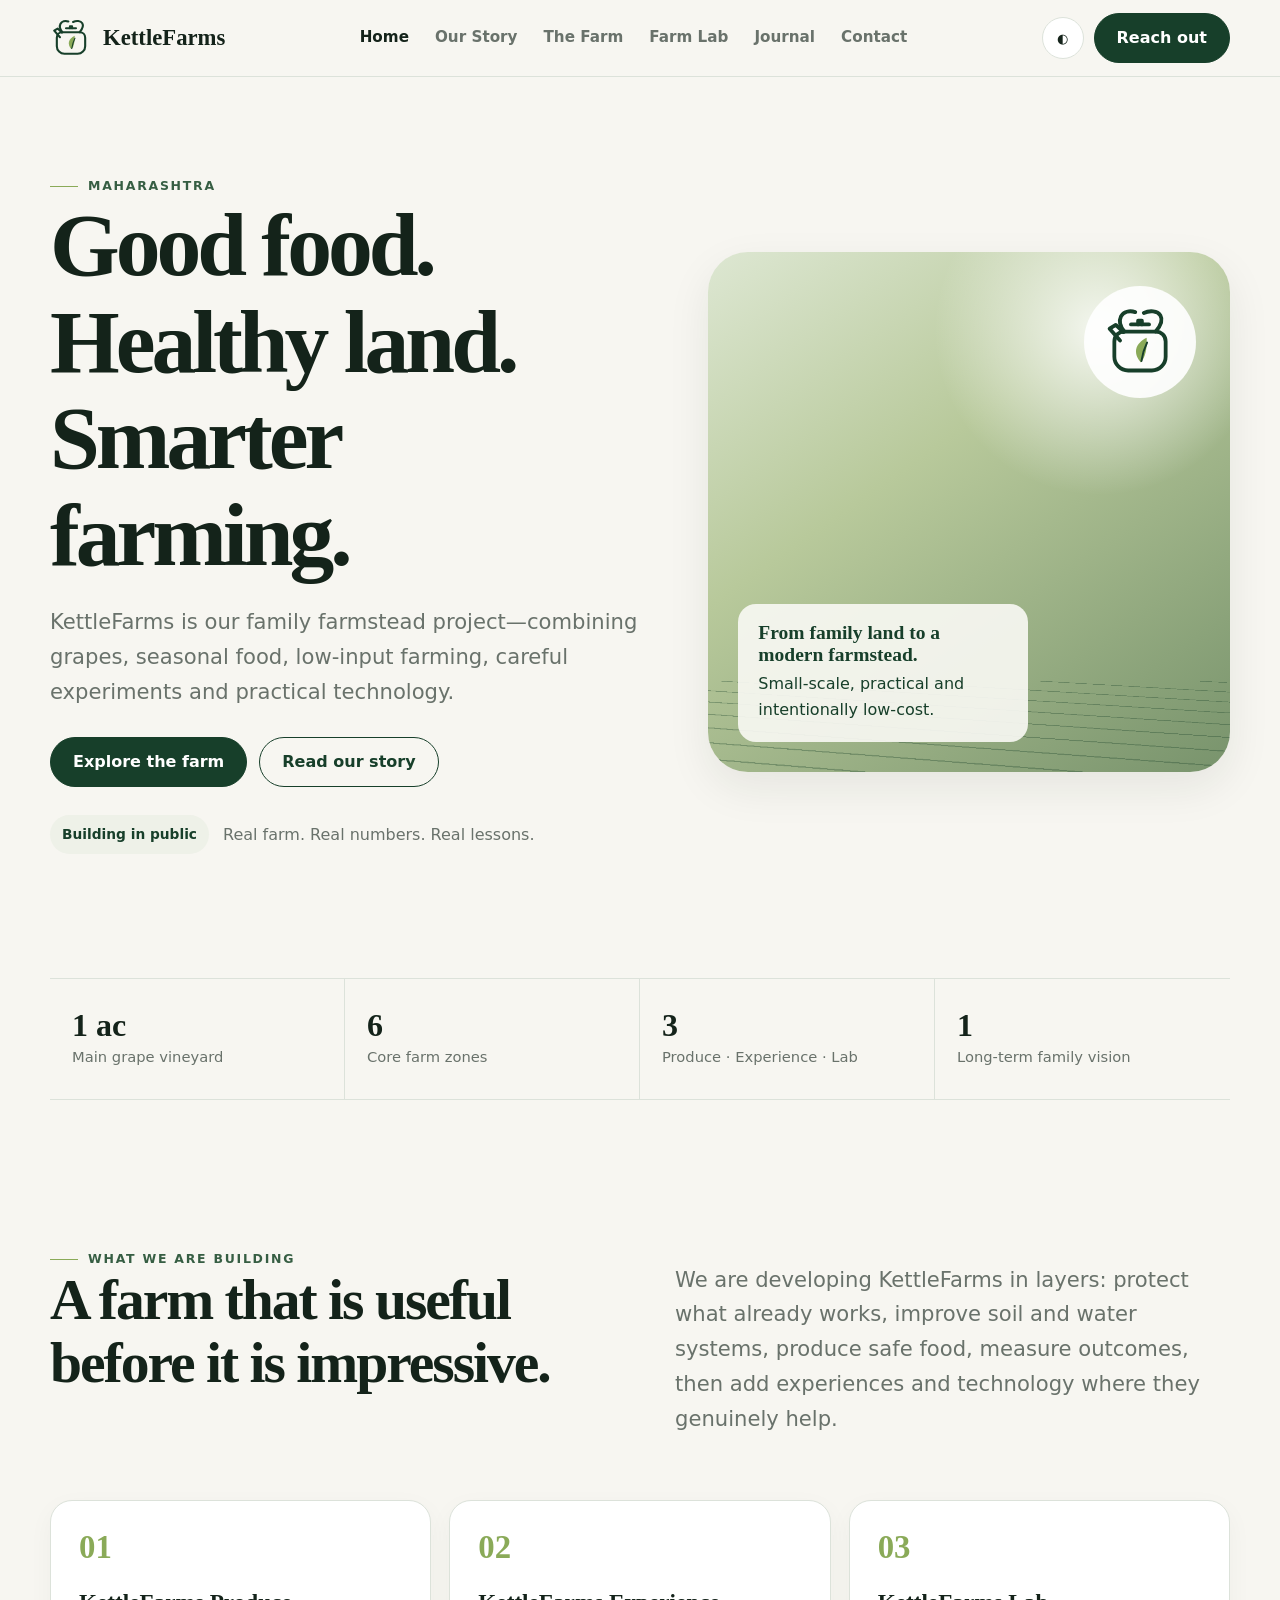
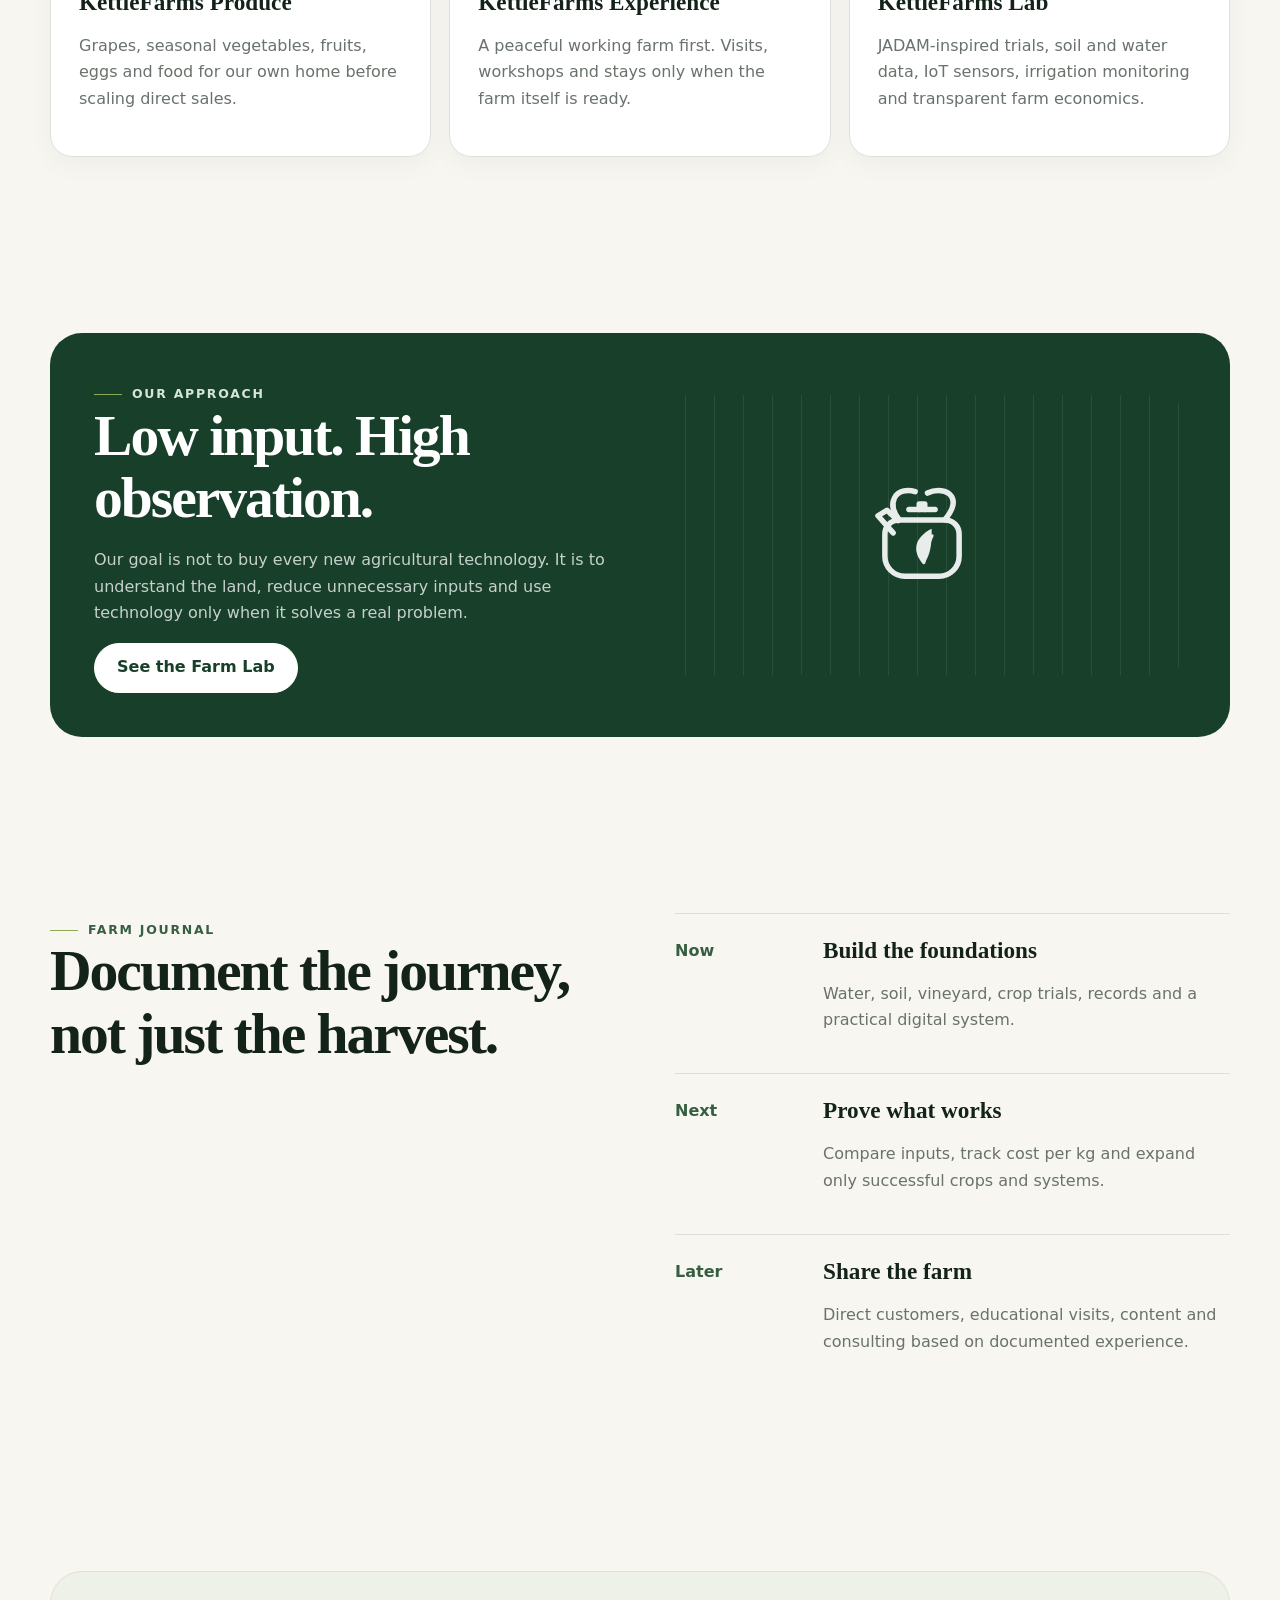
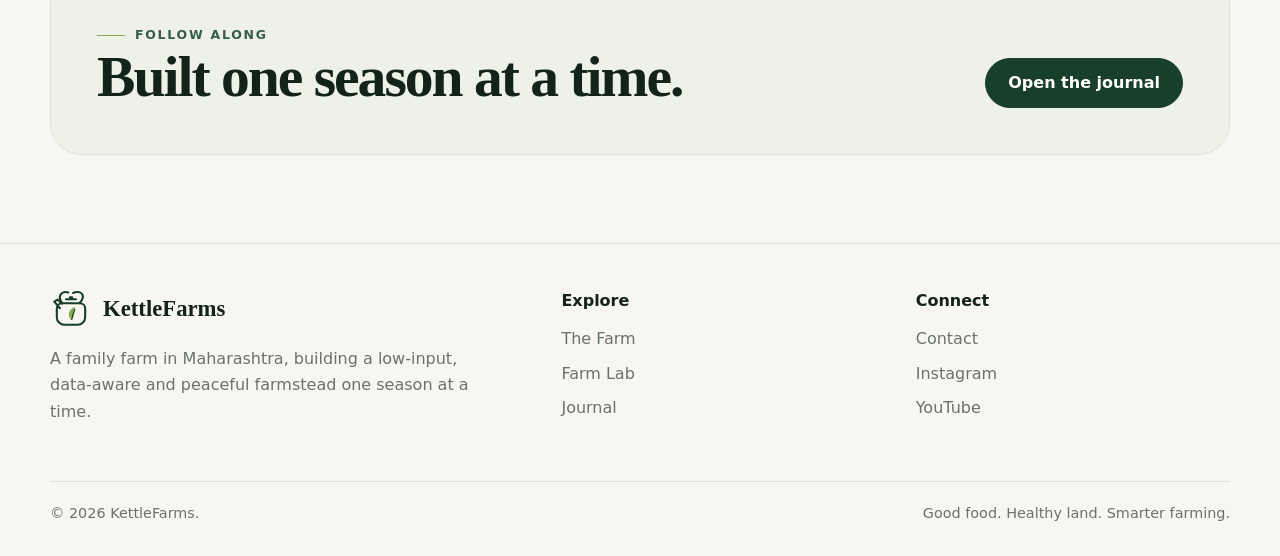
<file: index.html>
<!doctype html>
<html lang="en">

<head>
    <meta charset="utf-8">
    <meta name="viewport" content="width=device-width,initial-scale=1">
    <title>KettleFarms — Good Food. Healthy Land. Smarter Farming.</title>
    <meta name="description" content="Family farm in Karkamb, Maharashtra.">
    <meta name="theme-color" content="#173F2A">
    <link rel="icon" href="assets/images/favicon.svg" type="image/svg+xml">
    <link rel="stylesheet" href="assets/css/styles.css">
</head>

<body data-page="home">
    <div id="site-header"></div>
    <main>
        <section class="hero">
            <div class="container hero-grid">
                <div><span class="eyebrow">Maharashtra</span>
                    <h1>Good food.<br>Healthy land.<br>Smarter farming.</h1>
                    <p class="lead">KettleFarms is our family farmstead project—combining grapes, seasonal food,
                        low-input farming, careful experiments and practical technology.</p>
                    <div class="hero-actions"><a class="btn" href="farm.html">Explore the farm</a><a
                            class="btn secondary" href="story.html">Read our story</a></div>
                    <div class="hero-note"><span class="chip">Building in public</span><span>Real farm. Real numbers.
                            Real lessons.</span></div>
                </div>
                <div class="hero-visual"><img class="hero-mark" src="assets/images/kettlefarms-mark.svg"
                        alt="KettleFarms mark">
                    <div class="hero-label"><strong>From family land to a modern farmstead.</strong><span>Small-scale,
                            practical and intentionally low-cost.</span></div>
                </div>
            </div>
        </section>
        <section class="section-sm">
            <div class="container stats">
                <div class="stat"><strong>1 ac</strong><span>Main grape vineyard</span></div>
                <div class="stat"><strong>6</strong><span>Core farm zones</span></div>
                <div class="stat"><strong>3</strong><span>Produce · Experience · Lab</span></div>
                <div class="stat"><strong>1</strong><span>Long-term family vision</span></div>
            </div>
        </section>
        <section class="section">
            <div class="container split">
                <div><span class="eyebrow">What we are building</span>
                    <h2>A farm that is useful before it is impressive.</h2>
                </div>
                <div>
                    <p class="lead">We are developing KettleFarms in layers: protect what already works, improve soil
                        and water systems, produce safe food, measure outcomes, then add experiences and technology
                        where they genuinely help.</p>
                </div>
            </div>
            <div class="container card-grid" style="margin-top:42px">
                <article class="card">
                    <div class="num">01</div>
                    <h3>KettleFarms Produce</h3>
                    <p>Grapes, seasonal vegetables, fruits, eggs and food for our own home before scaling direct sales.
                    </p>
                </article>
                <article class="card">
                    <div class="num">02</div>
                    <h3>KettleFarms Experience</h3>
                    <p>A peaceful working farm first. Visits, workshops and stays only when the farm itself is ready.
                    </p>
                </article>
                <article class="card">
                    <div class="num">03</div>
                    <h3>KettleFarms Lab</h3>
                    <p>JADAM-inspired trials, soil and water data, IoT sensors, irrigation monitoring and transparent
                        farm economics.</p>
                </article>
            </div>
        </section>
        <section class="section">
            <div class="container feature">
                <div><span class="eyebrow" style="color:#d6e5d7">Our approach</span>
                    <h2>Low input. High observation.</h2>
                    <p>Our goal is not to buy every new agricultural technology. It is to understand the land, reduce
                        unnecessary inputs and use technology only when it solves a real problem.</p><a class="btn"
                        style="background:#fff;color:#173f2a;border-color:#fff" href="lab.html">See the Farm Lab</a>
                </div>
                <div class="feature-art"><img src="assets/images/kettlefarms-mark.svg" alt=""></div>
            </div>
        </section>
        <section class="section">
            <div class="container split">
                <div><span class="eyebrow">Farm journal</span>
                    <h2>Document the journey, not just the harvest.</h2>
                </div>
                <div>
                    <div class="timeline-item">
                        <div class="when">Now</div>
                        <div>
                            <h3>Build the foundations</h3>
                            <p class="muted">Water, soil, vineyard, crop trials, records and a practical digital system.
                            </p>
                        </div>
                    </div>
                    <div class="timeline-item">
                        <div class="when">Next</div>
                        <div>
                            <h3>Prove what works</h3>
                            <p class="muted">Compare inputs, track cost per kg and expand only successful crops and
                                systems.</p>
                        </div>
                    </div>
                    <div class="timeline-item">
                        <div class="when">Later</div>
                        <div>
                            <h3>Share the farm</h3>
                            <p class="muted">Direct customers, educational visits, content and consulting based on
                                documented experience.</p>
                        </div>
                    </div>
                </div>
            </div>
        </section>
        <section class="section">
            <div class="container cta">
                <div><span class="eyebrow">Follow along</span>
                    <h2 style="margin-bottom:0">Built one season at a time.</h2>
                </div><a class="btn" href="journal.html">Open the journal</a>
            </div>
        </section>
    </main>
    <div id="site-footer"></div>
    <script src="assets/js/site.js"></script>
</body>

</html>
</file>
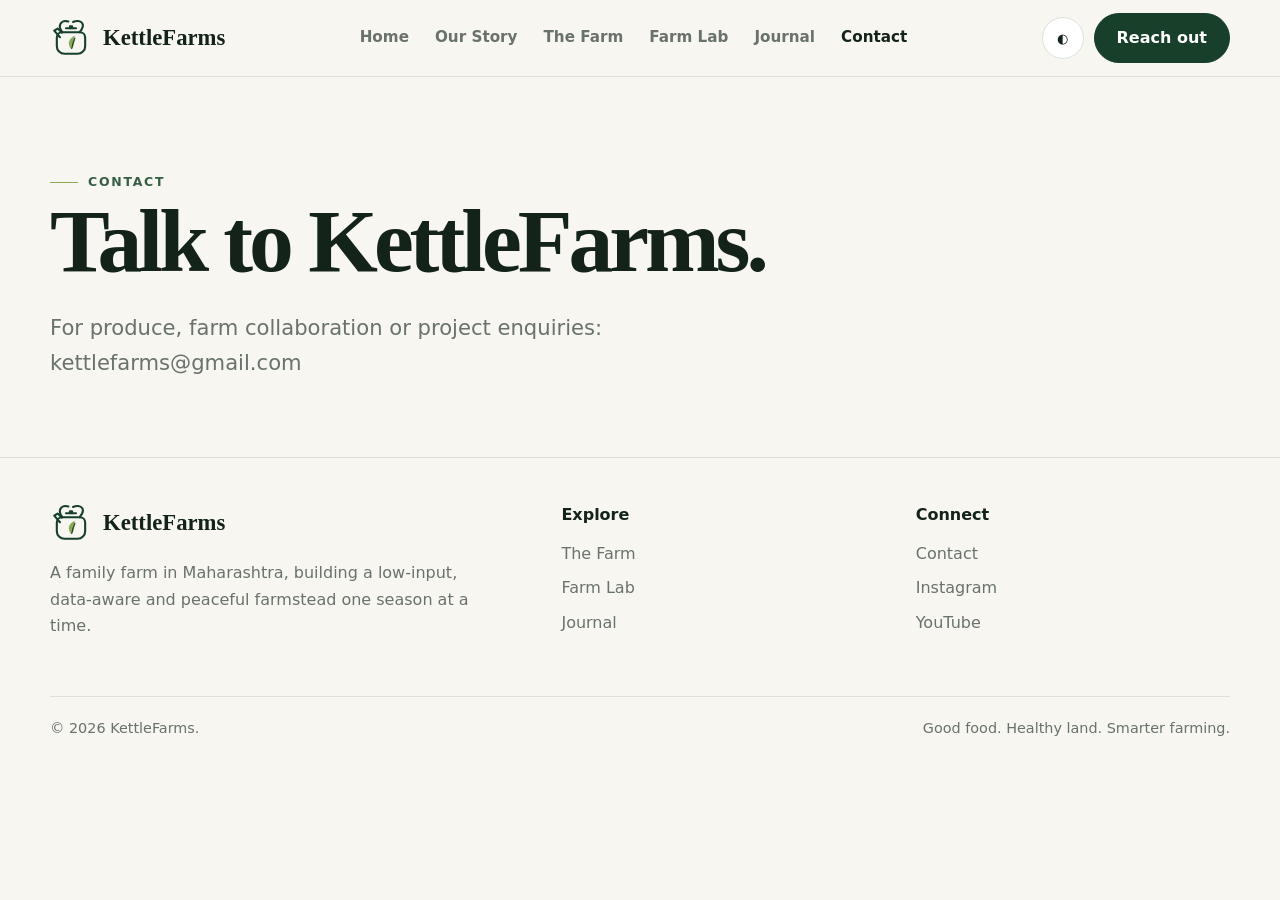
<file: contact.html>
<!doctype html>
<html lang="en">
  <head>
    <meta charset="utf-8" />
    <meta name="viewport" content="width=device-width,initial-scale=1" />
    <title>Contact — KettleFarms</title>
    <meta name="description" content="Contact KettleFarms." />
    <meta name="theme-color" content="#173F2A" />
    <link rel="icon" href="assets/images/favicon.svg" type="image/svg+xml" />
    <link rel="stylesheet" href="assets/css/styles.css" />
  </head>
  <body data-page="contact">
    <div id="site-header"></div>
    <main>
      <section class="page-hero">
        <div class="container">
          <span class="eyebrow">Contact</span>
          <h1>Talk to KettleFarms.</h1>
          <p class="lead">
            For produce, farm collaboration or project enquiries: kettlefarms@gmail.com
          </p>
        </div>
      </section>
      <!-- <section class="section-sm">
        <div class="container split">
          <div>
            <h2>Start simple.</h2>
            <p class="muted">
              For a static website, email or WhatsApp is easiest. A form service
              can be connected later.
            </p>
            <div class="list">
              <div class="list-item">
                <b>Email</b><span>hello@kettlefarms.com</span>
              </div>
              <div class="list-item">
                <b>Location</b><span>Maharashtra</span>
              </div>
            </div>
          </div>
          <div class="card">
            <h3>Contact form placeholder</h3>
            <div class="notice">
              Connect this later to Formspree, Web3Forms or another service.
            </div>
            <form
              class="form"
              style="margin-top: 18px"
              onsubmit="
                event.preventDefault();
                alert('Connect this form before launch.');
              "
            >
              <div class="field"><label>Name</label><input required /></div>
              <div class="field">
                <label>Email</label><input type="email" required />
              </div>
              <div class="field">
                <label>Message</label><textarea rows="5" required></textarea>
              </div>
              <button class="btn">Send message</button>
            </form>
          </div>
        </div> -->
      </section>
    </main>
    <div id="site-footer"></div>
    <script src="assets/js/site.js"></script>
  </body>
</html>
</file>
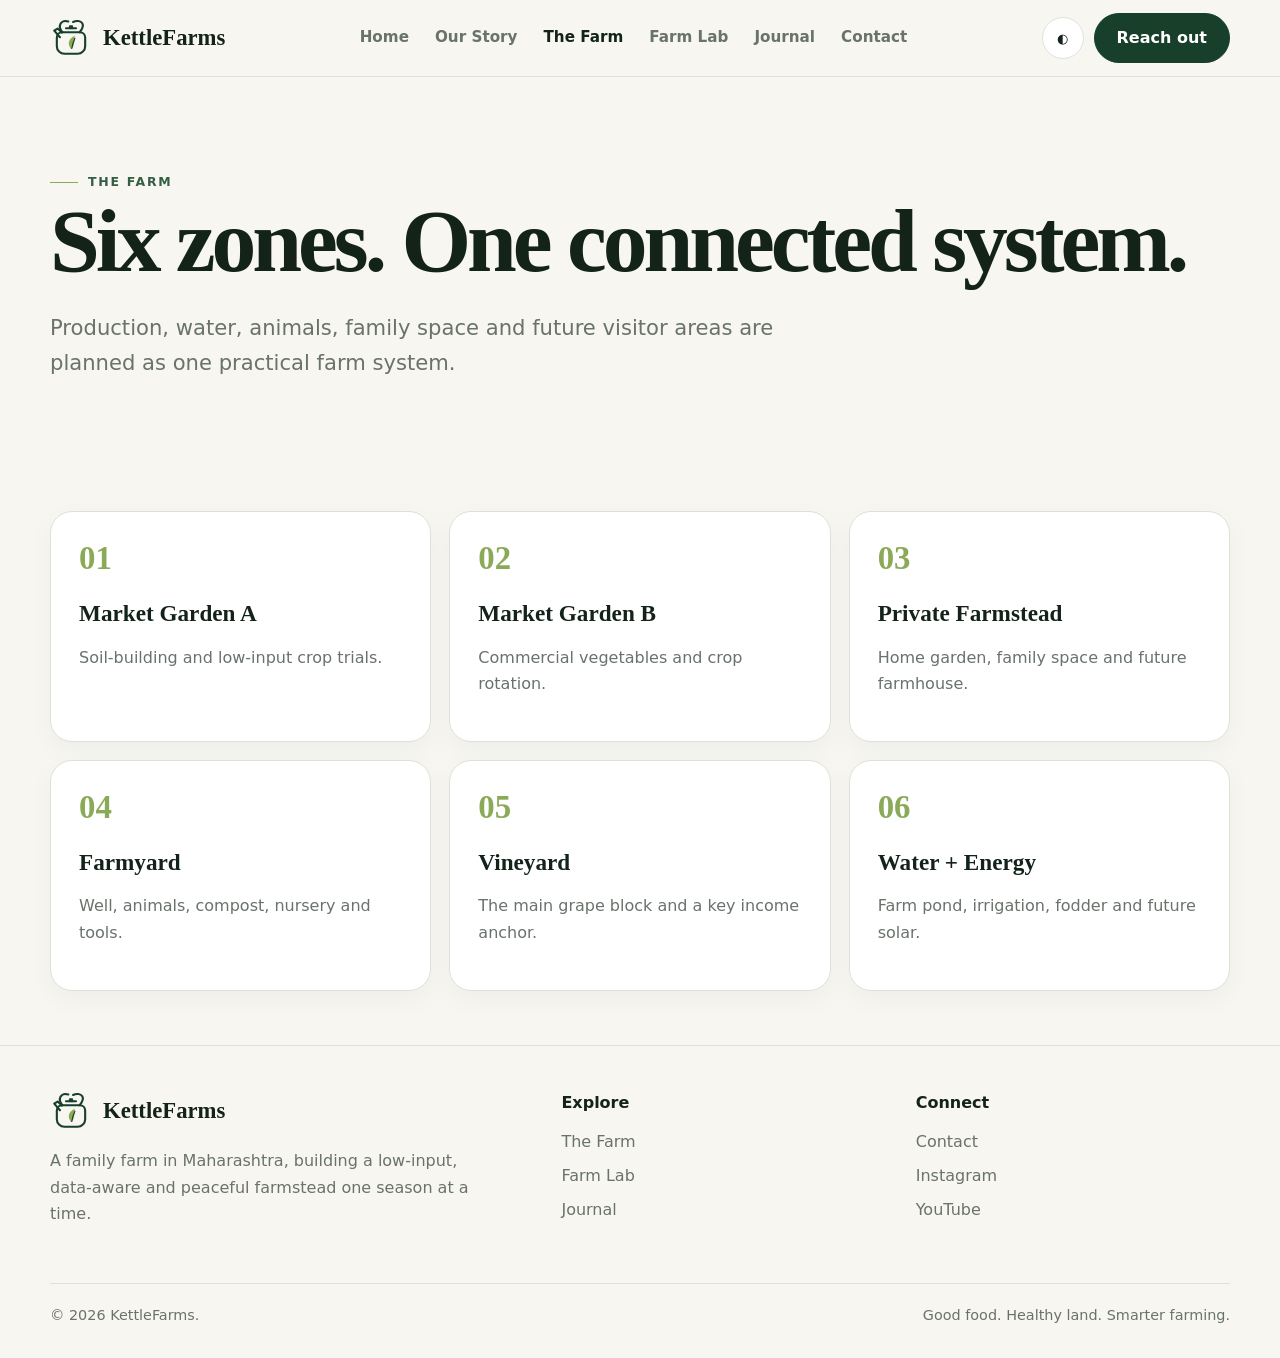
<file: farm.html>
<!doctype html>
<html lang="en">

<head>
    <meta charset="utf-8">
    <meta name="viewport" content="width=device-width,initial-scale=1">
    <title>The Farm — KettleFarms</title>
    <meta name="description" content="Explore the KettleFarms zones.">
    <meta name="theme-color" content="#173F2A">
    <link rel="icon" href="assets/images/favicon.svg" type="image/svg+xml">
    <link rel="stylesheet" href="assets/css/styles.css">
</head>

<body data-page="farm">
    <div id="site-header"></div>
    <main>
        <section class="page-hero">
            <div class="container"><span class="eyebrow">The Farm</span>
                <h1>Six zones. One connected system.</h1>
                <p class="lead">Production, water, animals, family space and future visitor areas are planned as one
                    practical farm system.</p>
            </div>
        </section>
        <section class="section-sm">
            <div class="container card-grid">
                <article class="card">
                    <div class="num">01</div>
                    <h3>Market Garden A</h3>
                    <p>Soil-building and low-input crop trials.</p>
                </article>
                <article class="card">
                    <div class="num">02</div>
                    <h3>Market Garden B</h3>
                    <p>Commercial vegetables and crop rotation.</p>
                </article>
                <article class="card">
                    <div class="num">03</div>
                    <h3>Private Farmstead</h3>
                    <p>Home garden, family space and future farmhouse.</p>
                </article>
                <article class="card">
                    <div class="num">04</div>
                    <h3>Farmyard</h3>
                    <p>Well, animals, compost, nursery and tools.</p>
                </article>
                <article class="card">
                    <div class="num">05</div>
                    <h3>Vineyard</h3>
                    <p>The main grape block and a key income anchor.</p>
                </article>
                <article class="card">
                    <div class="num">06</div>
                    <h3>Water + Energy</h3>
                    <p>Farm pond, irrigation, fodder and future solar.</p>
                </article>
            </div>
        </section>
    </main>
    <div id="site-footer"></div>
    <script src="assets/js/site.js"></script>
</body>

</html>
</file>
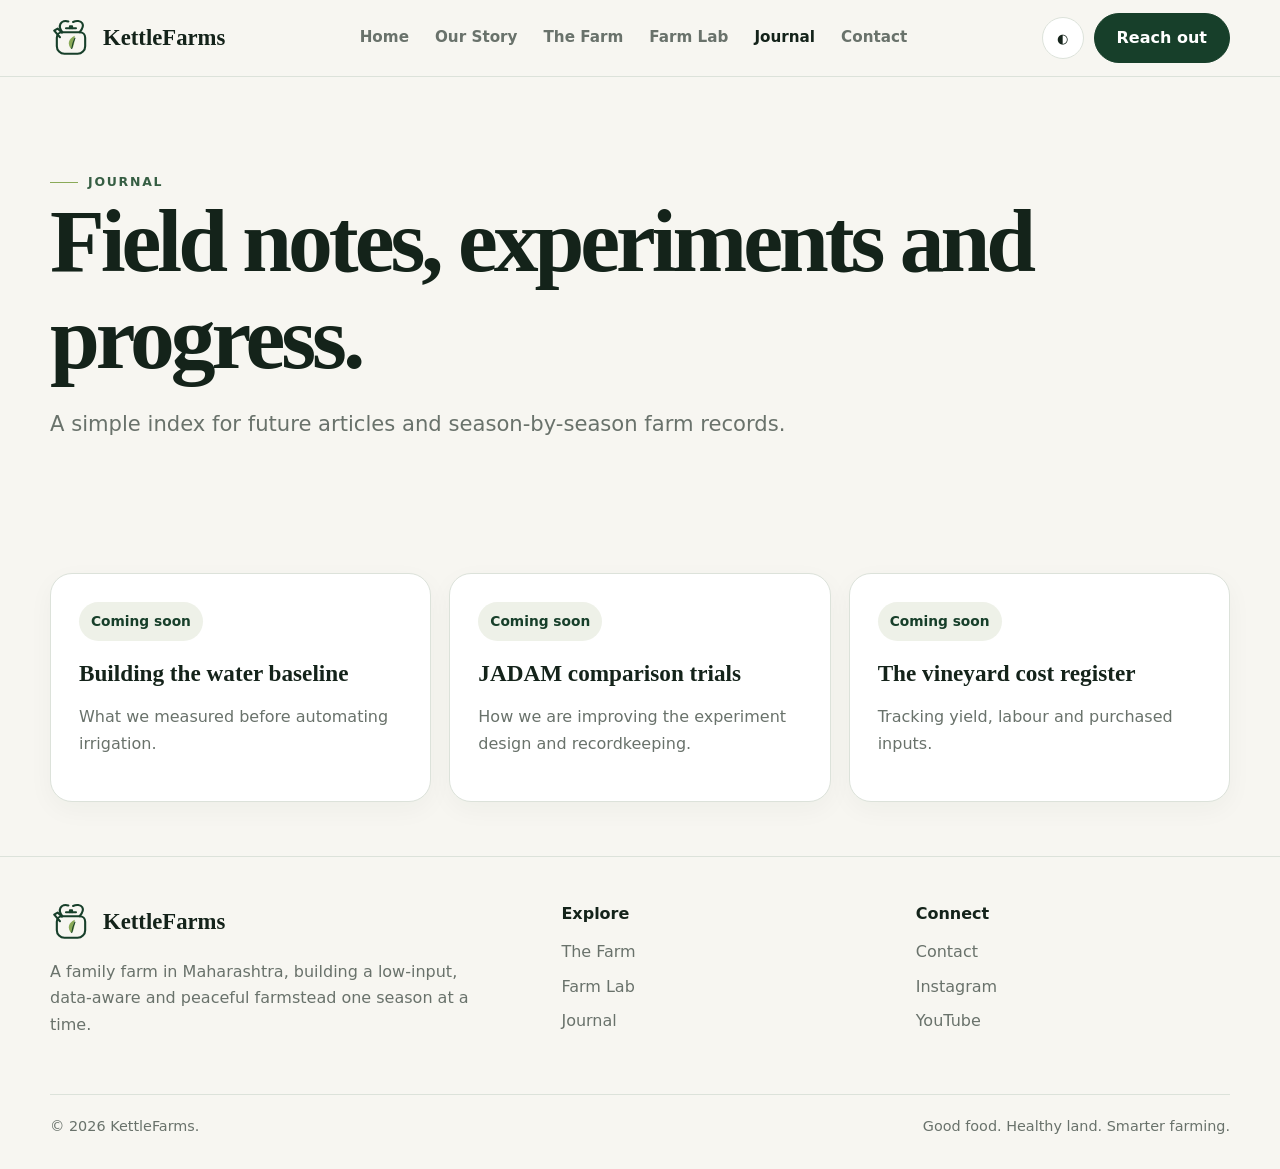
<file: journal.html>
<!doctype html>
<html lang="en">

<head>
    <meta charset="utf-8">
    <meta name="viewport" content="width=device-width,initial-scale=1">
    <title>Journal — KettleFarms</title>
    <meta name="description" content="Field notes and progress.">
    <meta name="theme-color" content="#173F2A">
    <link rel="icon" href="assets/images/favicon.svg" type="image/svg+xml">
    <link rel="stylesheet" href="assets/css/styles.css">
</head>

<body data-page="journal">
    <div id="site-header"></div>
    <main>
        <section class="page-hero">
            <div class="container"><span class="eyebrow">Journal</span>
                <h1>Field notes, experiments and progress.</h1>
                <p class="lead">A simple index for future articles and season-by-season farm records.</p>
            </div>
        </section>
        <section class="section-sm">
            <div class="container card-grid">
                <article class="card"><span class="chip">Coming soon</span>
                    <h3 style="margin-top:20px">Building the water baseline</h3>
                    <p>What we measured before automating irrigation.</p>
                </article>
                <article class="card"><span class="chip">Coming soon</span>
                    <h3 style="margin-top:20px">JADAM comparison trials</h3>
                    <p>How we are improving the experiment design and recordkeeping.</p>
                </article>
                <article class="card"><span class="chip">Coming soon</span>
                    <h3 style="margin-top:20px">The vineyard cost register</h3>
                    <p>Tracking yield, labour and purchased inputs.</p>
                </article>
            </div>
        </section>
    </main>
    <div id="site-footer"></div>
    <script src="assets/js/site.js"></script>
</body>

</html>
</file>
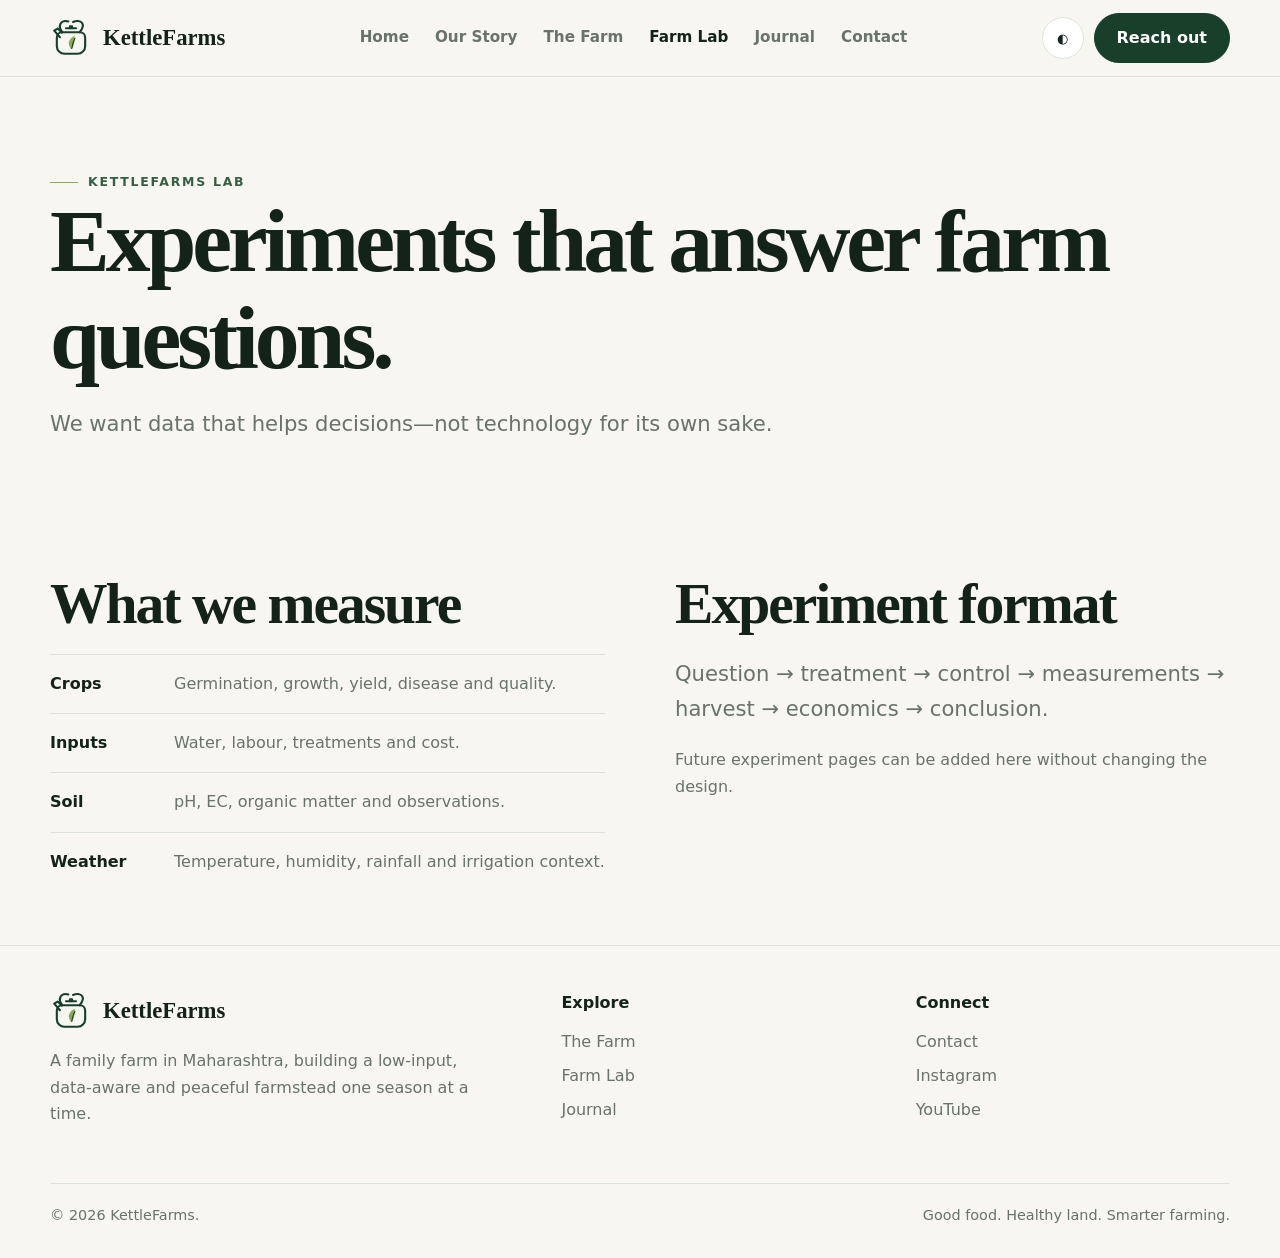
<file: lab.html>
<!doctype html>
<html lang="en">

<head>
    <meta charset="utf-8">
    <meta name="viewport" content="width=device-width,initial-scale=1">
    <title>Farm Lab — KettleFarms</title>
    <meta name="description" content="Experiments and practical farm data.">
    <meta name="theme-color" content="#173F2A">
    <link rel="icon" href="assets/images/favicon.svg" type="image/svg+xml">
    <link rel="stylesheet" href="assets/css/styles.css">
</head>

<body data-page="lab">
    <div id="site-header"></div>
    <main>
        <section class="page-hero">
            <div class="container"><span class="eyebrow">KettleFarms Lab</span>
                <h1>Experiments that answer farm questions.</h1>
                <p class="lead">We want data that helps decisions—not technology for its own sake.</p>
            </div>
        </section>
        <section class="section-sm">
            <div class="container split">
                <div>
                    <h2>What we measure</h2>
                    <div class="list">
                        <div class="list-item"><b>Crops</b><span class="muted">Germination, growth, yield, disease and
                                quality.</span></div>
                        <div class="list-item"><b>Inputs</b><span class="muted">Water, labour, treatments and
                                cost.</span></div>
                        <div class="list-item"><b>Soil</b><span class="muted">pH, EC, organic matter and
                                observations.</span></div>
                        <div class="list-item"><b>Weather</b><span class="muted">Temperature, humidity, rainfall and
                                irrigation context.</span></div>
                    </div>
                </div>
                <div>
                    <h2>Experiment format</h2>
                    <p class="lead">Question → treatment → control → measurements → harvest → economics → conclusion.
                    </p>
                    <p class="muted">Future experiment pages can be added here without changing the design.</p>
                </div>
            </div>
        </section>
    </main>
    <div id="site-footer"></div>
    <script src="assets/js/site.js"></script>
</body>

</html>
</file>
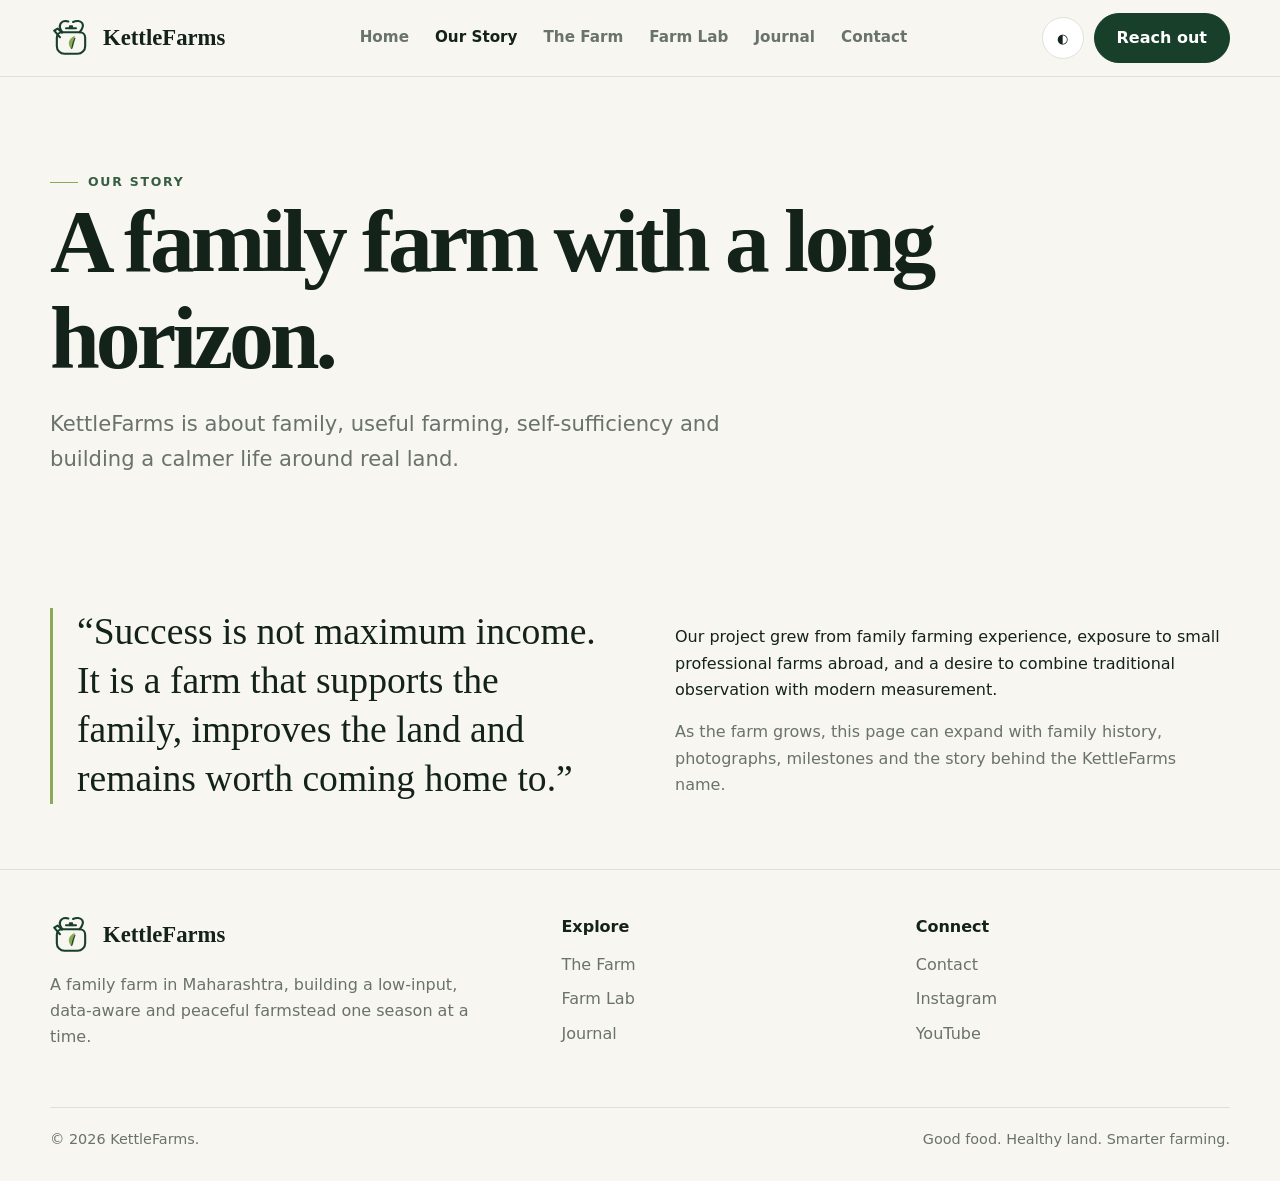
<file: story.html>
<!doctype html>
<html lang="en">

<head>
    <meta charset="utf-8">
    <meta name="viewport" content="width=device-width,initial-scale=1">
    <title>Our Story — KettleFarms</title>
    <meta name="description" content="The story behind KettleFarms.">
    <meta name="theme-color" content="#173F2A">
    <link rel="icon" href="assets/images/favicon.svg" type="image/svg+xml">
    <link rel="stylesheet" href="assets/css/styles.css">
</head>

<body data-page="story">
    <div id="site-header"></div>
    <main>
        <section class="page-hero">
            <div class="container"><span class="eyebrow">Our Story</span>
                <h1>A family farm with a long horizon.</h1>
                <p class="lead">KettleFarms is about family, useful farming, self-sufficiency and building a calmer life
                    around real land.</p>
            </div>
        </section>
        <section class="section-sm">
            <div class="container split">
                <div class="quote">“Success is not maximum income. It is a farm that supports the family, improves the
                    land and remains worth coming home to.”</div>
                <div>
                    <p>Our project grew from family farming experience, exposure to small professional farms abroad, and
                        a desire to combine traditional observation with modern measurement.</p>
                    <p class="muted">As the farm grows, this page can expand with family history, photographs,
                        milestones and the story behind the KettleFarms name.</p>
                </div>
            </div>
        </section>
    </main>
    <div id="site-footer"></div>
    <script src="assets/js/site.js"></script>
</body>

</html>
</file>
<file: assets/css/styles.css>
:root{--bg:#f7f6f1;--surface:#fff;--soft:#eef1e8;--text:#14231a;--muted:#69726b;--line:#dce2da;--green:#173f2a;--green2:#365e43;--accent:#8aaa58;--shadow:0 16px 44px rgba(20,43,29,.08);--max:1180px}
[data-theme=dark]{--bg:#101712;--surface:#172019;--soft:#1d2a21;--text:#f4f4ed;--muted:#b8c1ba;--line:#2a392e;--green:#b8d2be;--green2:#91b39a;--accent:#a7c36b;--shadow:0 18px 50px rgba(0,0,0,.25)}
*{box-sizing:border-box}html{scroll-behavior:smooth}body{margin:0;background:var(--bg);color:var(--text);font-family:Inter,system-ui,-apple-system,"Segoe UI",sans-serif;line-height:1.65}a{color:inherit;text-decoration:none}img{display:block;max-width:100%}.container{width:min(var(--max),calc(100% - 40px));margin:auto}.section{padding:88px 0}.section-sm{padding:54px 0}.muted{color:var(--muted)}
h1,h2,h3{font-family:Georgia,"Times New Roman",serif;line-height:1.08;margin:0 0 18px}h1{font-size:clamp(3rem,7vw,6.1rem);letter-spacing:-.045em}h2{font-size:clamp(2rem,4.5vw,3.9rem);letter-spacing:-.035em}h3{font-size:1.45rem}.lead{font-size:clamp(1.08rem,2vw,1.32rem);color:var(--muted);max-width:760px}.eyebrow{display:inline-flex;gap:10px;align-items:center;color:var(--green2);font-size:.78rem;font-weight:800;letter-spacing:.14em;text-transform:uppercase}.eyebrow:before{content:"";width:28px;height:1px;background:var(--accent)}
.btn{display:inline-flex;align-items:center;justify-content:center;min-height:50px;padding:0 22px;border-radius:999px;border:1px solid var(--green);background:var(--green);color:#fff;font-weight:750;transition:.2s}.btn:hover{transform:translateY(-2px);box-shadow:var(--shadow)}.btn.secondary{background:transparent;color:var(--green)}.chip{display:inline-flex;padding:8px 12px;border-radius:999px;background:var(--soft);color:var(--green);font-size:.86rem;font-weight:750}
.site-header{position:sticky;top:0;z-index:50;background:color-mix(in srgb,var(--bg) 84%,transparent);backdrop-filter:blur(14px);border-bottom:1px solid var(--line)}.nav{min-height:76px;display:flex;align-items:center;justify-content:space-between;gap:24px}.brand{display:flex;align-items:center;gap:11px}.brand img{width:42px;height:42px}.brand span{font:700 1.42rem Georgia,serif}.nav-links{display:flex;gap:26px;align-items:center}.nav-links a{color:var(--muted);font-size:.95rem;font-weight:650}.nav-links a:hover,.nav-links a[aria-current=page]{color:var(--text)}.nav-actions{display:flex;gap:10px;align-items:center}.icon-btn{width:42px;height:42px;border:1px solid var(--line);border-radius:50%;background:var(--surface);color:var(--text);cursor:pointer}.menu-btn{display:none}
.hero{padding:92px 0 70px;overflow:hidden}.hero-grid{display:grid;grid-template-columns:1.06fr .94fr;gap:70px;align-items:center}.hero-actions{display:flex;gap:12px;flex-wrap:wrap;margin-top:28px}.hero-note{display:flex;gap:14px;align-items:center;margin-top:28px;color:var(--muted)}.hero-visual{min-height:520px;border-radius:40px;position:relative;overflow:hidden;box-shadow:var(--shadow);background:radial-gradient(circle at 75% 15%,rgba(255,255,255,.85),transparent 28%),linear-gradient(145deg,#dde7d2,#b8c99b 40%,#78936c)}.hero-visual:after{content:"";position:absolute;left:-12%;right:-12%;bottom:-25%;height:60%;background:repeating-linear-gradient(8deg,rgba(28,68,42,.34) 0 2px,transparent 2px 28px);transform:perspective(500px) rotateX(58deg)}.hero-mark{position:absolute;z-index:2;right:34px;top:34px;width:112px;background:rgba(255,255,255,.9);padding:18px;border-radius:50%}.hero-label{position:absolute;z-index:2;left:30px;bottom:30px;max-width:290px;padding:18px 20px;border-radius:18px;background:rgba(248,248,242,.92);color:#173f2a}.hero-label strong{display:block;font:700 1.22rem Georgia,serif;margin-bottom:5px}
.stats{display:grid;grid-template-columns:repeat(4,1fr);border-top:1px solid var(--line);border-bottom:1px solid var(--line)}.stat{padding:28px 22px;border-right:1px solid var(--line)}.stat:last-child{border-right:0}.stat strong{display:block;font:700 2rem Georgia,serif}.stat span{color:var(--muted);font-size:.92rem}.split{display:grid;grid-template-columns:1fr 1fr;gap:70px;align-items:start}.card-grid{display:grid;grid-template-columns:repeat(3,1fr);gap:18px}.card{background:var(--surface);border:1px solid var(--line);border-radius:22px;padding:28px;box-shadow:0 8px 26px rgba(20,43,29,.04)}.card .num{font:700 2.05rem Georgia,serif;color:var(--accent);margin-bottom:24px}.card p{color:var(--muted)}
.feature{display:grid;grid-template-columns:1fr 1fr;gap:34px;align-items:center;background:#173f2a;color:#fff;padding:44px;border-radius:32px}.feature p{color:rgba(255,255,255,.76)}.feature-art{min-height:280px;border-radius:26px;position:relative;background:repeating-linear-gradient(90deg,transparent 0 28px,rgba(255,255,255,.08) 28px 29px)}.feature-art img{position:absolute;width:110px;left:50%;top:50%;transform:translate(-50%,-50%);filter:brightness(0) invert(1);opacity:.9}.timeline-item{display:grid;grid-template-columns:120px 1fr;gap:28px;padding:24px 0;border-top:1px solid var(--line)}.when{font-weight:800;color:var(--green2)}.quote{border-left:3px solid var(--accent);padding-left:24px;font:400 clamp(1.55rem,3vw,2.35rem)/1.3 Georgia,serif}.list{display:grid}.list-item{display:flex;gap:14px;padding:16px 0;border-top:1px solid var(--line)}.list-item b{min-width:110px}.cta{display:flex;align-items:end;justify-content:space-between;gap:28px;padding:46px;border:1px solid var(--line);border-radius:32px;background:var(--soft)}
.page-hero{padding:88px 0 56px}.site-footer{padding:44px 0 30px;border-top:1px solid var(--line)}.footer-grid{display:grid;grid-template-columns:1.2fr .8fr .8fr;gap:40px}.footer-title{font-weight:800;margin-bottom:12px}.footer-links{display:grid;gap:8px;color:var(--muted)}.footer-bottom{display:flex;justify-content:space-between;gap:20px;margin-top:40px;padding-top:20px;border-top:1px solid var(--line);color:var(--muted);font-size:.9rem}.notice{padding:16px 18px;border:1px solid var(--line);background:var(--soft);border-radius:14px;color:var(--muted)}.form{display:grid;gap:14px}.field{display:grid;gap:8px}.field label{font-weight:700}.field input,.field textarea{width:100%;padding:14px 16px;border:1px solid var(--line);border-radius:14px;background:var(--surface);color:var(--text)}
@media(max-width:900px){.nav-links{position:fixed;left:20px;right:20px;top:86px;display:none;flex-direction:column;align-items:flex-start;background:var(--surface);padding:24px;border:1px solid var(--line);border-radius:18px;box-shadow:var(--shadow)}.nav-links.open{display:flex}.menu-btn{display:grid;place-items:center}.hero-grid,.split,.feature,.footer-grid{grid-template-columns:1fr}.hero-visual{min-height:420px}.card-grid{grid-template-columns:1fr 1fr}.stats{grid-template-columns:1fr 1fr}.cta{align-items:flex-start;flex-direction:column}}
@media(max-width:600px){.container{width:min(100% - 28px,var(--max))}.section{padding:66px 0}.hero{padding:64px 0 54px}.hero-grid{gap:38px}.hero-visual{min-height:340px;border-radius:28px}.hero-mark{width:82px}.card-grid,.stats{grid-template-columns:1fr}.stat{border-right:0;border-bottom:1px solid var(--line)}.timeline-item{grid-template-columns:1fr;gap:8px}.nav-actions .btn{display:none}h1{font-size:clamp(2.7rem,14vw,4.2rem)}}
</file>
